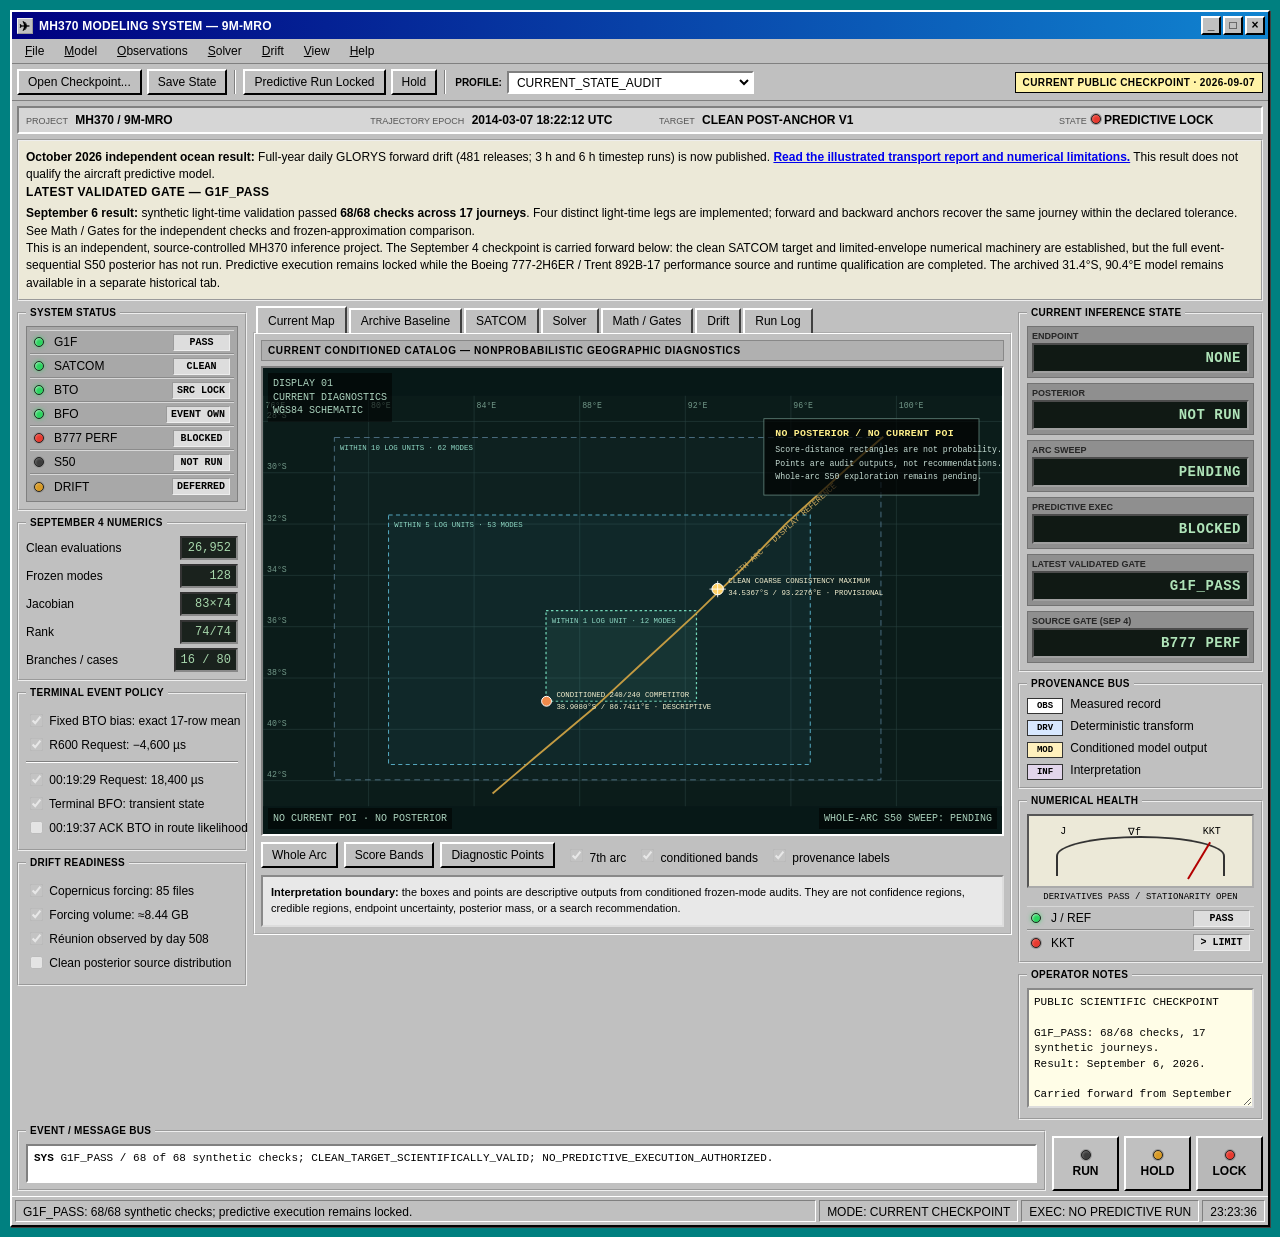
<file: index.html>
<!doctype html>
<html lang="en">
<head>
  <meta charset="utf-8">
  <meta name="viewport" content="width=device-width, initial-scale=1">
  <meta name="description" content="MH370 modeling project — current public technical checkpoint for SATCOM, trajectory inference, aircraft-performance qualification, and drift readiness.">
  <title>MH370 Modeling System</title>
  <link rel="stylesheet" href="styles.css">
  <link rel="stylesheet" href="current-state.css">
  <style>
    section[aria-label="MH370 Modeling System development notice"]{display:none!important}
  </style>
</head>
<body>
  <div class="desktop">
    <main class="window" aria-label="MH370 Modeling System">
      <header class="titlebar">
        <div class="titlebar-title"><span class="app-icon">✈</span> MH370 MODELING SYSTEM — 9M-MRO</div>
        <div class="window-controls" aria-hidden="true">
          <button tabindex="-1">_</button><button tabindex="-1">□</button><button tabindex="-1">×</button>
        </div>
      </header>

      <nav class="menubar" aria-label="Application menu">
        <button class="menu-button" data-menu="file">File</button>
        <button class="menu-button" data-menu="model">Model</button>
        <button class="menu-button" data-menu="observations">Observations</button>
        <button class="menu-button" data-menu="solver">Solver</button>
        <button class="menu-button" data-menu="drift">Drift</button>
        <button class="menu-button" data-menu="view">View</button>
        <button class="menu-button" data-menu="help">Help</button>
      </nav>

      <div id="menuPopup" class="menu-popup" hidden></div>

      <section class="toolbar" aria-label="Project controls">
        <button class="win-button">Open Checkpoint...</button>
        <button class="win-button">Save State</button>
        <span class="toolbar-separator"></span>
        <button class="win-button" id="runButton">Predictive Run Locked</button>
        <button class="win-button" id="haltButton">Hold</button>
        <span class="toolbar-separator"></span>
        <label class="toolbar-label">PROFILE:</label>
        <select class="win-select" aria-label="Model profile">
          <option>CURRENT_STATE_AUDIT</option>
          <option>S50_EVENT_SEQUENTIAL_PLANNED</option>
          <option>PHASE4C_NUMERICAL_ARCHIVE</option>
        </select>
        <div class="prototype-flag">CURRENT PUBLIC CHECKPOINT · 2026-09-07</div>
      </section>

      <section class="project-strip sunken">
        <div><span class="field-label">PROJECT</span><strong> MH370 / 9M-MRO</strong></div>
        <div><span class="field-label">TRAJECTORY EPOCH</span><strong> 2014-03-07 18:22:12 UTC</strong></div>
        <div><span class="field-label">TARGET</span><strong> CLEAN POST-ANCHOR V1</strong></div>
        <div><span class="field-label">STATE</span><span class="lamp red"></span><strong id="systemState"> PREDICTIVE LOCK</strong></div>
      </section>

      <section class="group-box overview-box" aria-label="Project overview">
        <p><b>October 2026 independent ocean result:</b> Full-year daily GLORYS forward drift (481 releases; 3 h and 6 h timestep runs) is now published. <a href="drift-results.html"><b>Read the illustrated transport report and numerical limitations.</b></a> This result does not qualify the aircraft predictive model.</p>
        <strong>LATEST VALIDATED GATE — G1F_PASS</strong>
        <p><b>September 6 result:</b> synthetic light-time validation passed <b>68/68 checks across 17 journeys</b>. Four distinct light-time legs are implemented; forward and backward anchors recover the same journey within the declared tolerance. See Math / Gates for the independent checks and frozen-approximation comparison.</p>
        <p>This is an independent, source-controlled MH370 inference project. The September 4 checkpoint is carried forward below: the clean SATCOM target and limited-envelope numerical machinery are established, but the full event-sequential S50 posterior has not run. Predictive execution remains locked while the Boeing 777-2H6ER / Trent 892B-17 performance source and runtime qualification are completed. The archived 31.4°S, 90.4°E model remains available in a separate historical tab.</p>
      </section>

      <div class="main-grid">
        <aside class="left-rack">
          <fieldset class="group-box">
            <legend>SYSTEM STATUS</legend>
            <div class="switchboard">
              <div class="switch-row"><span class="lamp green"></span><span>G1F</span><strong>PASS</strong></div>
              <div class="switch-row"><span class="lamp green"></span><span>SATCOM</span><strong>CLEAN</strong></div>
              <div class="switch-row"><span class="lamp green"></span><span>BTO</span><strong>SRC LOCK</strong></div>
              <div class="switch-row"><span class="lamp green"></span><span>BFO</span><strong>EVENT OWN</strong></div>
              <div class="switch-row"><span class="lamp red"></span><span>B777 PERF</span><strong>BLOCKED</strong></div>
              <div class="switch-row"><span class="lamp off"></span><span>S50</span><strong>NOT RUN</strong></div>
              <div class="switch-row"><span class="lamp amber"></span><span>DRIFT</span><strong>DEFERRED</strong></div>
            </div>
          </fieldset>

          <fieldset class="group-box">
            <legend>SEPTEMBER 4 NUMERICS</legend>
            <div class="meter-list">
              <div><span>Clean evaluations</span><output>26,952</output></div>
              <div><span>Frozen modes</span><output>128</output></div>
              <div><span>Jacobian</span><output>83×74</output></div>
              <div><span>Rank</span><output>74/74</output></div>
              <div><span>Branches / cases</span><output>16 / 80</output></div>
            </div>
          </fieldset>

          <fieldset class="group-box">
            <legend>TERMINAL EVENT POLICY</legend>
            <label class="check-line"><input type="checkbox" checked disabled> Fixed BTO bias: exact 17-row mean</label>
            <label class="check-line"><input type="checkbox" checked disabled> R600 Request: −4,600 µs</label>
            <hr class="etched">
            <label class="check-line"><input type="checkbox" checked disabled> 00:19:29 Request: 18,400 µs</label>
            <label class="check-line"><input type="checkbox" checked disabled> Terminal BFO: transient state</label>
            <label class="check-line"><input type="checkbox" disabled> 00:19:37 ACK BTO in route likelihood</label>
          </fieldset>

          <fieldset class="group-box">
            <legend>DRIFT READINESS</legend>
            <label class="check-line"><input type="checkbox" checked disabled> Copernicus forcing: 85 files</label>
            <label class="check-line"><input type="checkbox" checked disabled> Forcing volume: ≈8.44 GB</label>
            <label class="check-line"><input type="checkbox" checked disabled> Réunion observed by day 508</label>
            <label class="check-line"><input type="checkbox" disabled> Clean posterior source distribution</label>
          </fieldset>
        </aside>

        <section class="workspace">
          <div class="tabs" role="tablist">
            <button class="tab active" data-tab="map" role="tab">Current Map</button>
            <button class="tab" data-tab="satcom" role="tab">SATCOM</button>
            <button class="tab" data-tab="solver" role="tab">Solver</button>
            <button class="tab" data-tab="residuals" role="tab">Math / Gates</button>
            <button class="tab" data-tab="drift" role="tab">Drift</button>
            <button class="tab" data-tab="log" role="tab">Run Log</button>
          </div>

          <div class="tab-panel active" id="tab-map">
            <div class="panel-caption">CURRENT CONDITIONED CATALOG — NONPROBABILISTIC GEOGRAPHIC DIAGNOSTICS</div>
            <div class="map-screen sunken">
              <svg viewBox="0 0 900 500" role="img" aria-label="Current MH370 conditioned diagnostic map"></svg>
              <div class="map-overlay top-left">DISPLAY 01<br>CURRENT DIAGNOSTICS<br>WGS84 SCHEMATIC</div>
              <div class="map-overlay bottom-left">NO CURRENT POI · NO POSTERIOR</div>
              <div class="map-overlay bottom-right">WHOLE-ARC S50 SWEEP: PENDING</div>
            </div>
            <div class="map-controls">
              <button class="win-button" data-map-action="wide">Whole Arc</button>
              <button class="win-button" data-map-action="bands">Score Bands</button>
              <button class="win-button" data-map-action="points">Diagnostic Points</button>
              <label><input type="checkbox" checked disabled> 7th arc</label>
              <label><input type="checkbox" checked disabled> conditioned bands</label>
              <label><input type="checkbox" checked disabled> provenance labels</label>
            </div>
            <div class="annotation-box current-map-note"><b>Interpretation boundary:</b> the boxes and points are descriptive outputs from conditioned frozen-mode audits. They are not confidence regions, credible regions, endpoint uncertainty, posterior mass, or a search recommendation.</div>
          </div>

          <div class="tab-panel" id="tab-satcom">
            <div class="panel-caption">CLEAN SATCOM TARGET — OBSERVATION OWNERSHIP AND TERMINAL MESSAGE SEMANTICS</div>
            <div class="data-table-wrap sunken">
              <table class="data-table">
                <thead><tr><th>UTC / SCOPE</th><th>RECORD</th><th>NUMERIC POLICY</th><th>ACTIVE USE</th><th>CLASS</th></tr></thead>
                <tbody>
                  <tr><td>Pre-takeoff calibration</td><td>17 BTO bias rows</td><td>−8,426,548 / 17 = −495,679.29411764705 µs</td><td>Conditioned fixed bias</td><td>ESTABLISHED</td></tr>
                  <tr><td>16:42:32–17:07:19</td><td>Three pre-anchor BTO records; 17:07:19 BFO</td><td>No post-18:22 path ownership</td><td>Removed from clean post-anchor target</td><td>REPAIRED</td></tr>
                  <tr><td>18:25 Request</td><td>R600 BTO</td><td>17,120 − 4,600 = 12,520 µs</td><td>Message-specific Request treatment</td><td>SOURCE-LOCKED</td></tr>
                  <tr class="terminal-row"><td>00:19:29.416</td><td>R600 Log-on Request</td><td>23,000 − 4,600 = 18,400 µs; BFO 182 Hz</td><td>Terminal Request / transient-frequency state</td><td>ACTIVE</td></tr>
                  <tr class="terminal-row"><td>00:19:37.443</td><td>R1200 Log-on Acknowledge</td><td>Raw BTO 49,660 µs; BFO −2 Hz</td><td>ACK BTO excluded from ordinary route likelihood</td><td>TERMINAL</td></tr>
                </tbody>
              </table>
            </div>
            <div class="annotation-box"><b>Clean-target repair:</b> pre-anchor observations no longer inherit post-anchor trajectory parameters. The clean representative north-minus-south diagnostic is −179.8536203597335 log-target units, and post-anchor BTO agrees with the causal diagnostic to 2.3283064365386963×10<sup>−10</sup> log units.</div>
          </div>

          <div class="tab-panel" id="tab-solver">
            <div class="panel-caption">NUMERICAL CHECKPOINT AND S50 POSTERIOR ARCHITECTURE</div>
            <div class="annotation-box"><b>Latest validation: G1F_PASS.</b> 68/68 synthetic light-time checks passed. The numerical search results below are carried forward from September 4; G1F is not a new trajectory search.</div>
            <div class="current-dev-note"><b>LIMITED-ENVELOPE CHECKPOINT.</b> The 16 underlying branches and 80 continuation cases validated important numerical machinery. They are not 80 independent routes and they are not the full S50 posterior search.</div>
            <div class="solver-layout">
              <fieldset class="group-box"><legend>NEXT INFERENCE ENGINE</legend>
                <div class="form-grid">
                  <label>Method</label><input class="win-input" value="EVENT-SEQUENTIAL SMC" readonly>
                  <label>Assimilation</label><input class="win-input" value="BTO / BFO BY EVENT" readonly>
                  <label>Search</label><input class="win-input" value="WHOLE ARC → ADAPTIVE REFINE" readonly>
                  <label>Output</label><input class="win-input" value="WEIGHTED TRAJECTORY POSTERIOR" readonly>
                </div>
                <div class="button-row"><button class="win-button" disabled>Initialize</button><button class="win-button" disabled>Propagate</button><button class="win-button" disabled>Assimilate</button></div>
              </fieldset>
              <fieldset class="group-box"><legend>NUMERICAL STATUS</legend>
                <div class="digital-readouts">
                  <div><span>BRANCHES</span><output>16</output></div>
                  <div><span>CONTINUATION CASES</span><output>80</output></div>
                  <div><span>BEST HIST. KKT</span><output>6.08E−02</output></div>
                  <div><span>KKT ACCEPTANCE</span><output>≤1.00E−02</output></div>
                  <div><span>CONFIRMED STATIONARY</span><output>0</output></div>
                  <div><span>PREDICTIVE S50</span><output>NOT RUN</output></div>
                </div>
              </fieldset>
            </div>
            <div class="terminal sunken"><span>STATE</span> CLEAN SATCOM TARGET ................ VALID<br><span>STATE</span> PRE-ANCHOR OWNERSHIP ............... REPAIRED<br><span>NUM</span>&nbsp;&nbsp;JACOBIAN ........................... 83 × 74 / RANK 74<br><span>NUM</span>&nbsp;&nbsp;DERIVATIVE CHECKS ................... PASSED<br><span>NUM</span>&nbsp;&nbsp;STATIONARITY ........................ NOT CONFIRMED<br><span>SRC</span>&nbsp;&nbsp;BOEING EXACT-ROW LOOKUP ............. PASS / NONPREDICTIVE ONLY<br><span>SRC</span>&nbsp;&nbsp;AIRCRAFT PERFORMANCE MODEL .......... BLOCKED<br><span>RUN</span>&nbsp;&nbsp;DEPENDENCY ACQUISITION V4 ........... PREPARED / OUTCOME NOT RECORDED<br><span>RUN</span>&nbsp;&nbsp;PREDICTIVE EXECUTION ................ NOT AUTHORIZED<span class="cursor">_</span></div>
          </div>

          <div class="tab-panel" id="tab-residuals">
            <div class="panel-caption">MATHEMATICAL CONTRACTS / FAIL-CLOSED GATES</div>
            <div class="annotation-box"><b>G1F_PASS — synthetic light-time and frozen-approximation validation</b><p>Completed September 6, 2026: <b>68/68 checks passed across 17 synthetic journeys</b>. This qualifies the tested light-time implementation, not a real-flight trajectory posterior.</p></div>
            <div class="data-table-wrap sunken">
              <table class="data-table">
                <thead><tr><th>G1F CHECK</th><th>VALIDATED RESULT / SCOPE</th></tr></thead>
                <tbody>
                  <tr><td>Four light-time legs</td><td>Four distinct propagation legs implemented.</td></tr>
                  <tr><td>Anchor consistency</td><td>Forward and backward anchors recovered the same journey within the declared tolerance.</td></tr>
                  <tr><td>Independent validation</td><td>Analytic controls and independent Decimal-80 roots; 68/68 checks over 17 journeys.</td></tr>
                  <tr><td>Frozen approximations</td><td>Signed differences use SnapshotMoving − frozen, in µs. Across the finite fixtures, the largest-magnitude signed differences came from the synthetic stress case.</td></tr>
                  <tr><td>Interpretation</td><td>The stress-case comparison does not establish a real-flight timing correction or an endpoint shift. Aircraft-performance qualification and full S50 inference are separate gates.</td></tr>
                </tbody>
              </table>
            </div>
            <div class="annotation-box"><b>Evidence:</b> completed G1F checkpoint summary, run <code>20260906T195934Z_faee8e08</code>. The underlying GATE_RESULT.json is not included in this public repository; exact per-fixture differences and tolerances are not reproduced here. This website update did not rerun the validation. <a href="current/README.md">Checkpoint notes</a> · <a href="data/current-program-state.json">Structured checkpoint</a></div>
            <div class="math-grid">
              <fieldset class="group-box math-card"><legend>BTO RESIDUAL</legend><div class="formula">r<sub>BTO,k</sub> = BTO<sub>obs,k</sub> − BTO<sub>pred,k</sub></div><p>Observed-minus-predicted sign convention. Observation ownership is event-specific.</p></fieldset>
              <fieldset class="group-box math-card"><legend>FIXED BIAS</legend><div class="formula">b = −8,426,548 / 17<br>= −495,679.29411764705 µs</div><p>Conditioned terminal-specific calibration; not transferable to another terminal.</p></fieldset>
              <fieldset class="group-box math-card"><legend>R600 REQUEST</legend><div class="formula">BTO<sub>corr</sub> = BTO<sub>raw</sub> − 4,600 µs</div><p>Applied once to source-authorized Log-on Request records, never to the Acknowledge.</p></fieldset>
              <fieldset class="group-box math-card"><legend>SMC UPDATE</legend><div class="formula">w<sub>k</sub><sup>(i)</sup> ∝ w<sub>k−1</sub><sup>(i)</sup> · L<sub>BTO,k</sub> · L<sub>BFO,k</sub> · p/q</div><p>Guided proposals require the exact proposal-density correction.</p></fieldset>
              <fieldset class="group-box math-card"><legend>PARTICLE HEALTH</legend><div class="formula">ESS = 1 / Σ<sub>i</sub>(w<sub>i</sub><sup>2</sup>)</div><p>Ordinary ESS is supplemented by unique-ancestor and genealogical-ESS gates.</p></fieldset>
              <fieldset class="group-box math-card"><legend>JACOBIAN</legend><div class="formula">J ∈ ℝ<sup>83×74</sup>, rank(J)=74</div><p>Gradient relative check ≈5.020×10<sup>−6</sup>; Hessian-vector relative check ≈2.480×10<sup>−8</sup>.</p></fieldset>
              <fieldset class="group-box math-card"><legend>ENDPOINT BANDS</legend><div class="formula">Δℓ ∈ {1, 5, 10}</div><p>Score-distance bands are descriptive only. They are not normalized probability regions.</p></fieldset>
              <fieldset class="group-box math-card gate-card"><legend>ACTIVE HARD STOP</legend><div class="formula">NO_PREDICTIVE_EXECUTION_AUTHORIZED</div><p>No aircraft-performance source gate, no full S50 run.</p></fieldset>
            </div>
          </div>

          <div class="tab-panel" id="tab-drift">
            <div class="panel-caption">OCEAN-FORCING ASSET READY / INFERENCE COUPLING DEFERRED</div>
            <div class="annotation-box" style="background:#fffdf0;border-left:5px solid #aa7b1d;padding:11px;margin-bottom:12px" aria-label="Completed daily GLORYS forward-transport study">
              <b>NEW — 365-DAY HISTORICAL TRANSPORT STUDY · OCT 2026</b>
              <p>481 hypothetical surface releases were followed using daily GLORYS currents with fixed 1.2% wind slip. The 6 h / 3 h runs recorded 13 / 11 westward 80°E crossings versus 451 / 452 eastward 100°E crossings. South-then-westward excursions occurred, but rarely became westward transport.</p>
              <p><a href="drift-results.html"><b>OPEN COMPLETE OCEAN TRANSPORT REPORT, FIGURES AND RESULT TABLES →</b></a></p>
              <small>Independent circulation diagnostic only. No inferred crash site, search recommendation or aircraft-to-drift coupling.</small>
            </div>
            <div class="drift-layout">
              <fieldset class="group-box"><legend>FORCING ASSET</legend>
                <div class="digital-readouts"><div><span>NETCDF FILES</span><output>85</output></div><div><span>BYTES</span><output>≈8.44×10⁹</output></div><div><span>ARCHIVE PARTS</span><output>5</output></div><div><span>RÉUNION BOUND</span><output>≤508 d</output></div></div>
              </fieldset>
              <fieldset class="group-box"><legend>COUPLING STATUS</legend>
                <div class="pipeline-list"><span>Clean trajectory posterior</span><b>BLOCKED</b><span>Object-specific transport</span><b>DEFERRED</b><span>Beaching / detection model</span><b>DEFERRED</b><span>Search / bathymetry likelihood</span><b>DEFERRED</b></div>
              </fieldset>
            </div>
            <div class="empty-instrument drift-screen sunken"><div class="big-label">DRIFT SUBSYSTEM</div><div class="sevenseg">DATA READY / SEED PENDING</div><p>The forcing archive is available, but no current origin ranking is authorized until a clean physical trajectory posterior exists. Historical drift shortlists remain archival.</p></div>
          </div>

          <div class="tab-panel" id="tab-log">
            <div class="panel-caption">CURRENT PUBLIC CHECKPOINT LOG</div>
            <div class="terminal tall sunken" id="runLog">CHECKPOINT DATE ...................... 2026-09-07<br>G1F RESULT DATE ...................... 2026-09-06<br>G1F SYNTHETIC LIGHT-TIME .............. PASS / 68 OF 68 CHECKS<br>SYNTHETIC JOURNEYS ................... 17 / FOUR LIGHT-TIME LEGS<br>INDEPENDENT CONTROLS ................. ANALYTIC + DECIMAL-80 ROOTS<br>EARLIER STATE BELOW .................. CARRIED FORWARD FROM 2026-09-04<br>CLEAN POST-ANCHOR TARGET ............. VALID<br>PRE-ANCHOR BTO/BFO OWNERSHIP ......... REPAIRED<br>CLEAN COARSE EVALUATIONS ............. 26,952 FINITE<br>FROZEN CONDITIONED MODE CATALOG ...... 128 MODES<br>PHASE 4C NUMERICAL SHAKEOUT .......... 16 BRANCHES / 80 CASES<br>CONFIRMED STATIONARY SOLUTIONS ....... 0<br>S50 EVENT-SEQUENTIAL POSTERIOR ........ NOT RUN<br>BOEING EXACT SOURCE-ROW LOOKUP ........ PASS / NONPREDICTIVE<br>B777 / TRENT PHYSICAL SOURCE .......... BLOCKED<br>DEPENDENCY ACQUISITION V4 ............. PREPARED / RESULT PENDING<br>OCEAN FORCING ......................... 85 FILES / ≈8.44 GB<br>DRIFT COUPLING ........................ DEFERRED<br>PREDICTIVE EXECUTION .................. LOCKED<br><br>C:\MH370\CURRENT_STATE&gt;<span class="cursor">_</span></div>
          </div>
        </section>

        <aside class="right-rack">
          <fieldset class="group-box">
            <legend>CURRENT INFERENCE STATE</legend>
            <div class="digital-readouts large">
              <div><span>ENDPOINT</span><output>NONE</output></div>
              <div><span>POSTERIOR</span><output>NOT RUN</output></div>
              <div><span>ARC SWEEP</span><output>PENDING</output></div>
              <div><span>PREDICTIVE EXEC</span><output>BLOCKED</output></div>
              <div><span>LATEST VALIDATED GATE</span><output>G1F_PASS</output></div>
              <div><span>SOURCE GATE (SEP 4)</span><output>B777 PERF</output></div>
            </div>
          </fieldset>

          <fieldset class="group-box">
            <legend>PROVENANCE BUS</legend>
            <div class="provenance-key">
              <div><span class="tag observed">OBS</span> Measured record</div>
              <div><span class="tag derived">DRV</span> Deterministic transform</div>
              <div><span class="tag modeled">MOD</span> Conditioned model output</div>
              <div><span class="tag inferred">INF</span> Interpretation</div>
            </div>
          </fieldset>

          <fieldset class="group-box">
            <legend>NUMERICAL HEALTH</legend>
            <div class="needle-meter"><div class="scale"><span>J</span><span>∇f</span><span>KKT</span></div><div class="needle current-needle"></div></div>
            <div class="meter-caption">DERIVATIVES PASS / STATIONARITY OPEN</div>
            <div class="switch-row"><span class="lamp green"></span><span>J / REF</span><strong>PASS</strong></div>
            <div class="switch-row"><span class="lamp red"></span><span>KKT</span><strong>&gt; LIMIT</strong></div>
          </fieldset>

          <fieldset class="group-box">
            <legend>OPERATOR NOTES</legend>
            <textarea class="notes" spellcheck="false" readonly>PUBLIC SCIENTIFIC CHECKPOINT

G1F_PASS: 68/68 checks, 17 synthetic journeys.
Result: September 6, 2026.

Carried forward from September 4:
Clean SATCOM target: valid.
Limited numerical machinery: validated.
Full posterior: not run.
Aircraft-performance source: blocked.
Drift coupling: deferred.

No current endpoint is claimed.</textarea>
          </fieldset>
        </aside>
      </div>

      <section class="lower-console">
        <fieldset class="group-box event-log-box">
          <legend>EVENT / MESSAGE BUS</legend>
          <div class="event-log sunken" id="eventLog"><span>SYS</span> Current public checkpoint initialized. Predictive execution remains locked.</div>
        </fieldset>
        <div class="hardware-buttons">
          <button class="square-button"><span class="lamp off"></span>RUN</button>
          <button class="square-button"><span class="lamp amber"></span>HOLD</button>
          <button class="square-button danger"><span class="lamp red"></span>LOCK</button>
        </div>
      </section>

      <footer class="statusbar">
        <div class="status-cell flex" id="statusText">G1F_PASS: 68/68 synthetic checks; predictive execution remains locked.</div>
        <div class="status-cell">MODE: CURRENT CHECKPOINT</div>
        <div class="status-cell">EXEC: NO PREDICTIVE RUN</div>
        <div class="status-cell" id="clock">--:--:--</div>
      </footer>
    </main>
  </div>
  <script src="app.js"></script>
</body>
</html>
</file>
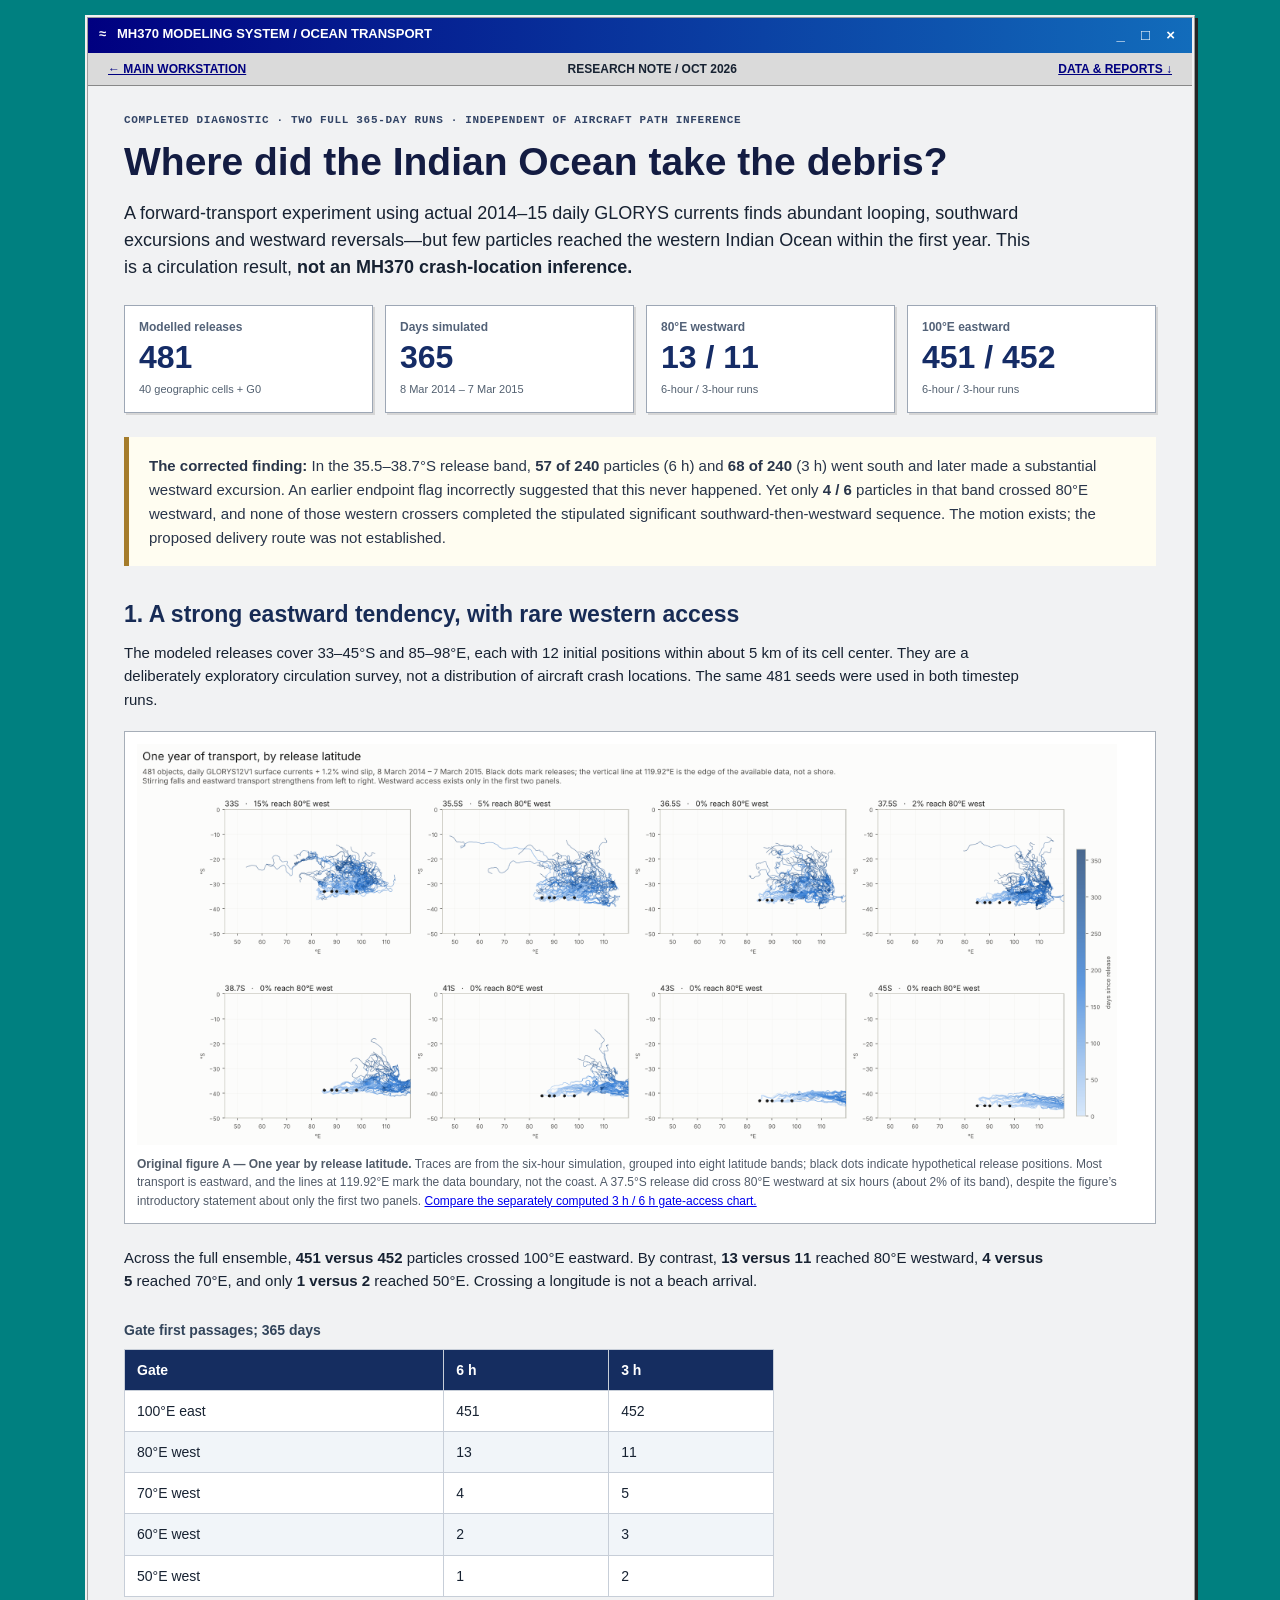
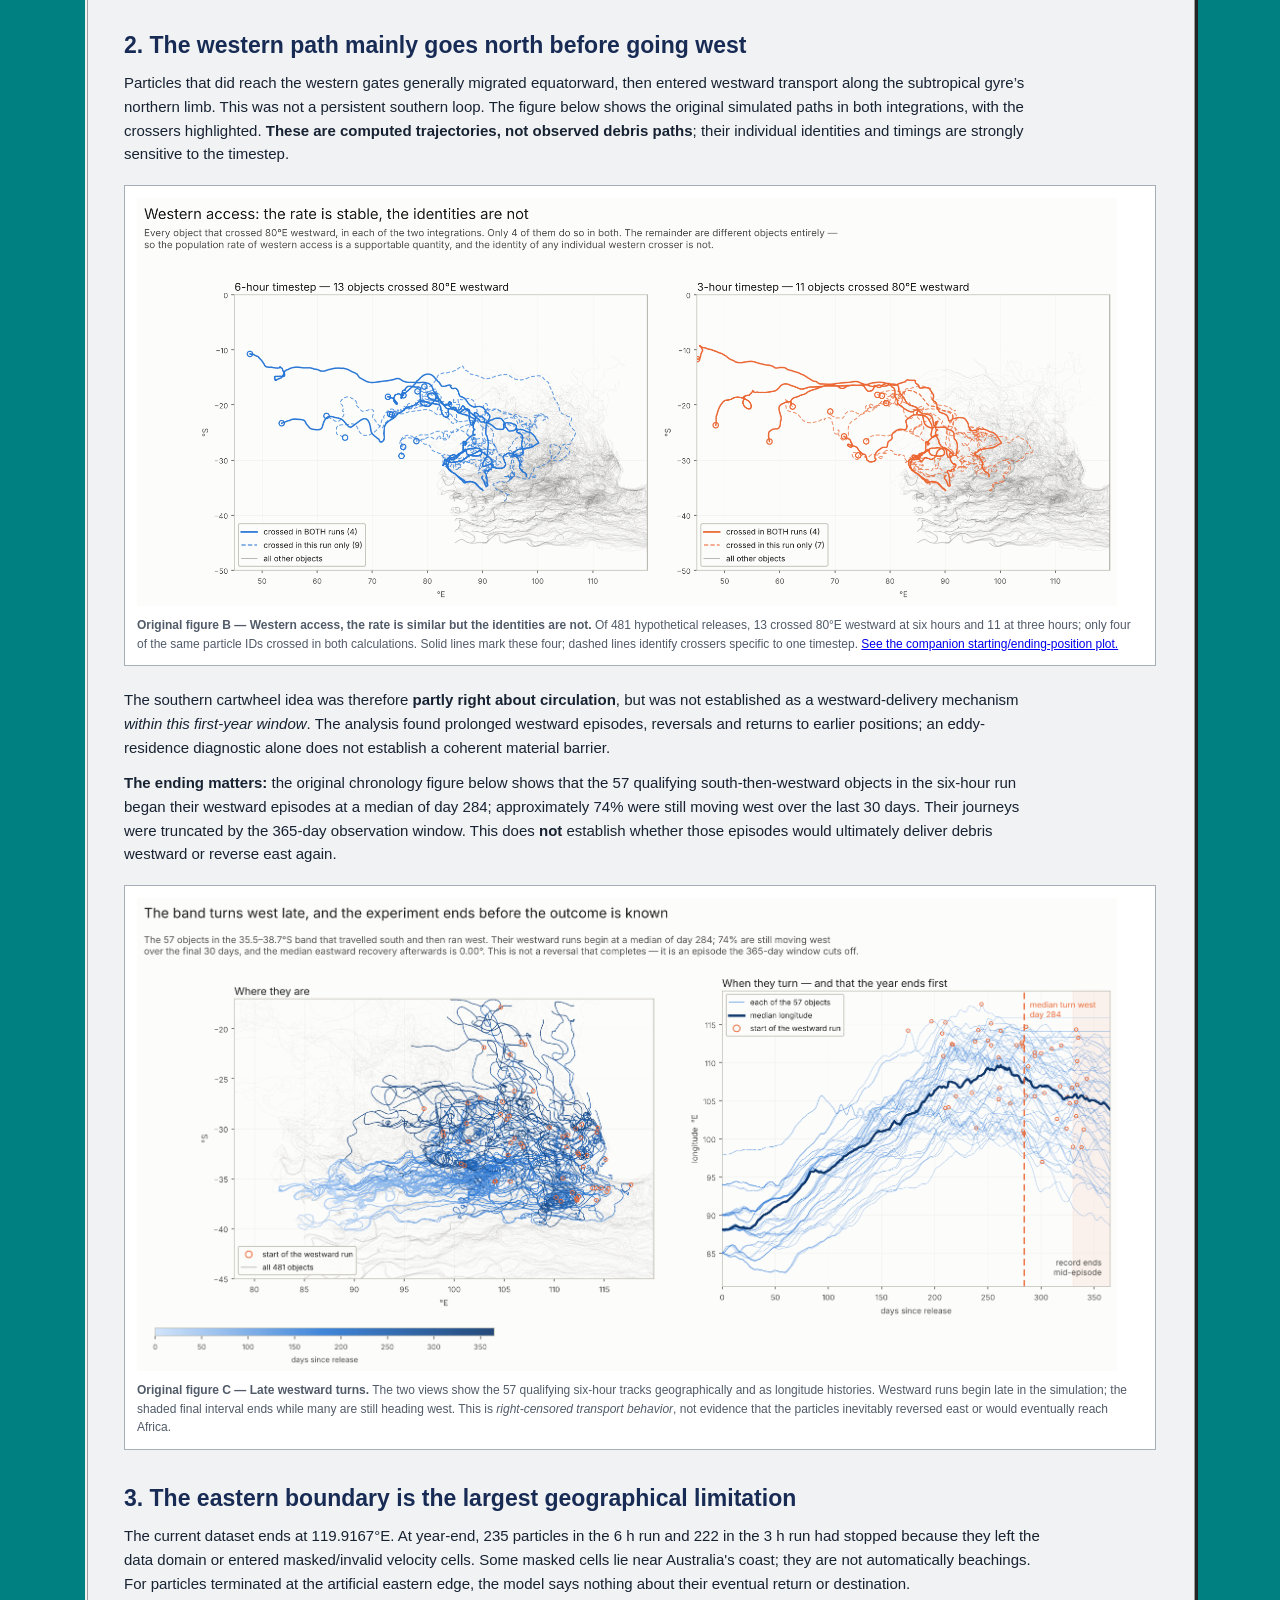
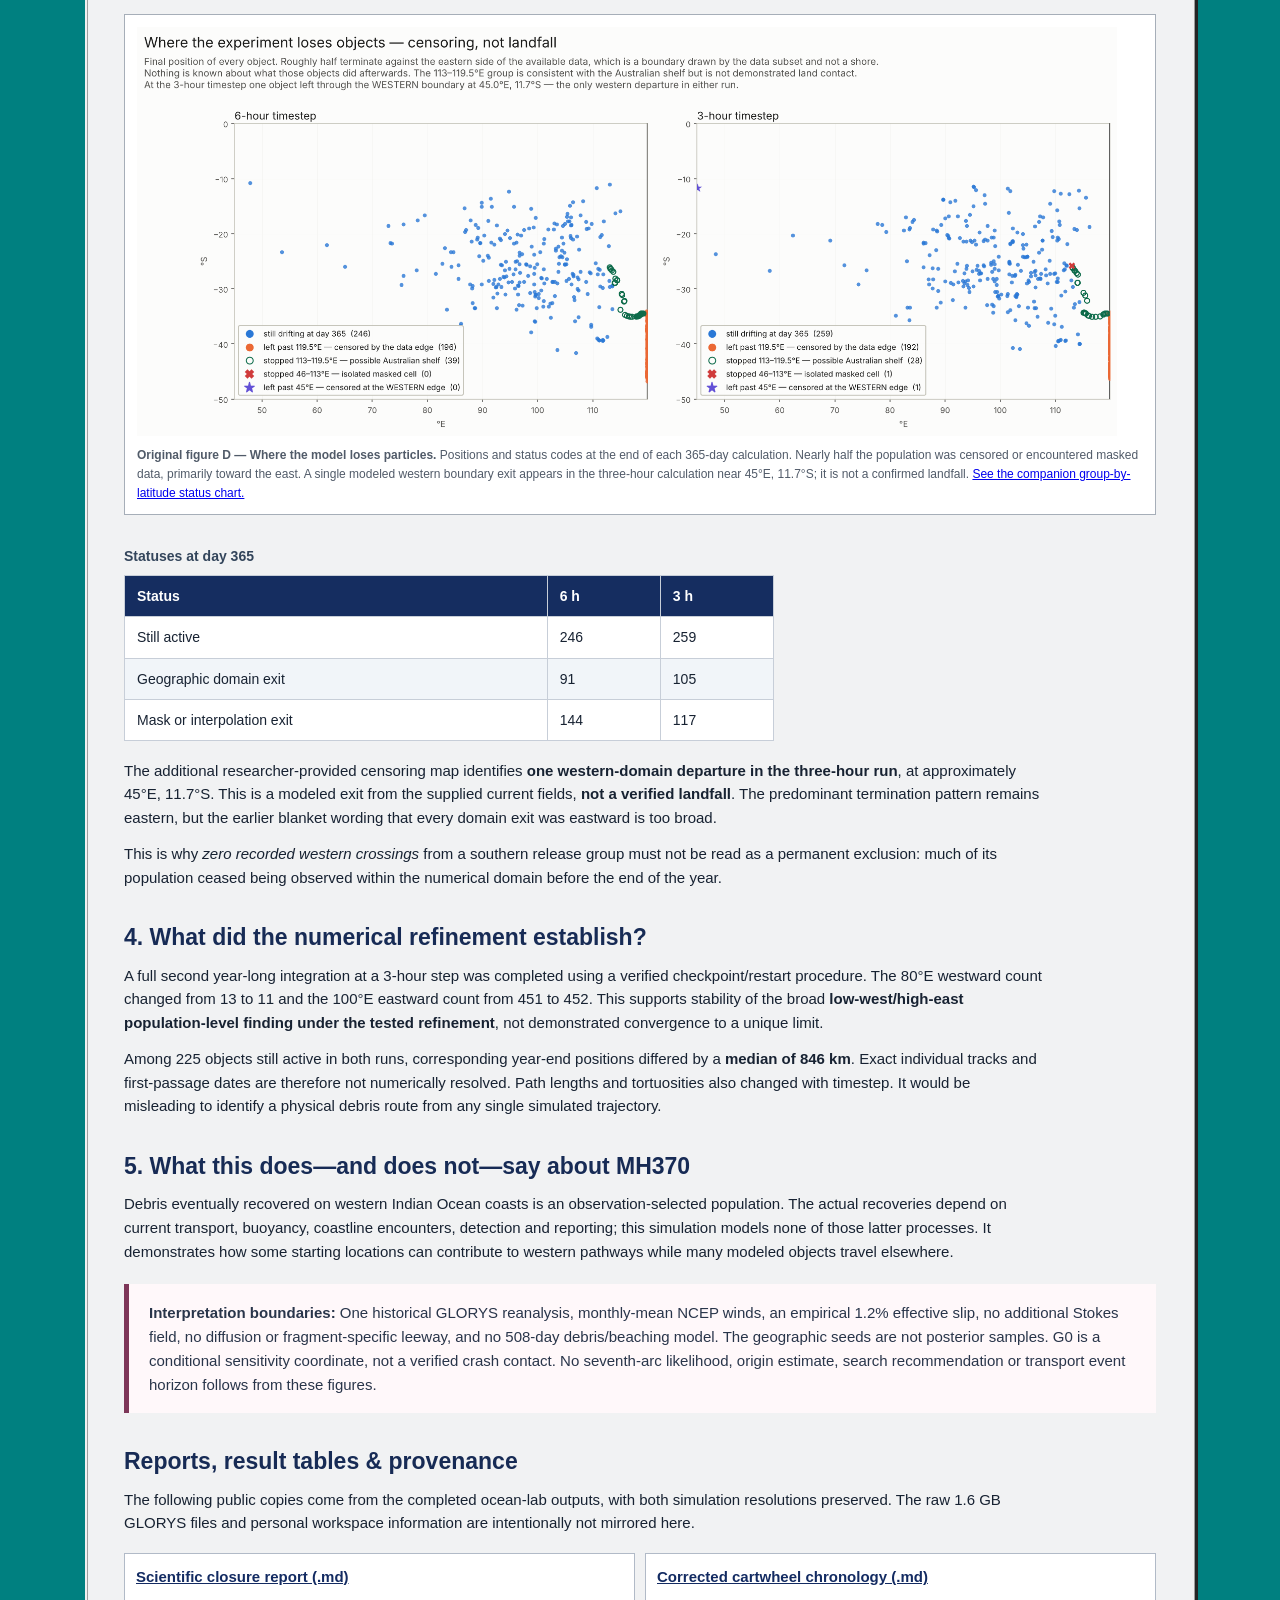
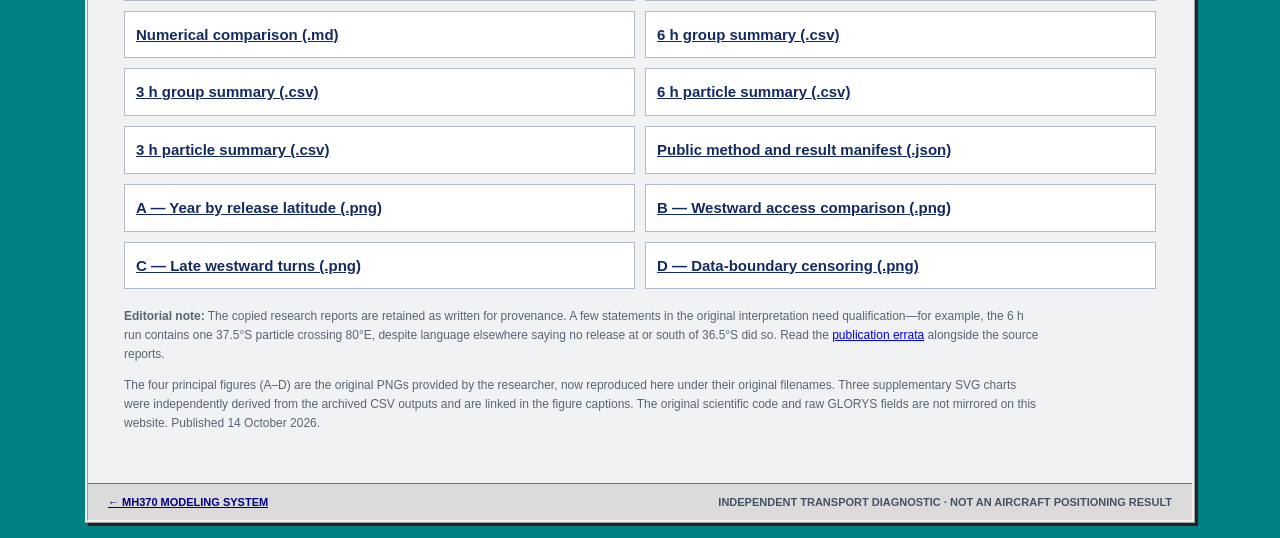
<file: drift-results.html>
<!doctype html>
<html lang="en"><head><meta charset="utf-8"><meta name="viewport" content="width=device-width, initial-scale=1"><meta name="description" content="MH370 Ocean Transport Lab: one-year daily GLORYS12V1 forward-drift simulation of 481 hypothetical releases; independent circulation survey, not a crash location."><title>2014–15 Daily Ocean Transport | MH370 Modeling System</title><link rel="stylesheet" href="drift-report.css"></head>
<body><main class="shell"><header class="titlebar"><span>≈ &nbsp; MH370 MODELING SYSTEM / OCEAN TRANSPORT</span><span class="win-controls" aria-hidden="true">_ □ ×</span></header>
<nav class="topbar"><a href="index.html">← MAIN WORKSTATION</a><span>RESEARCH NOTE / OCT 2026</span><a href="#downloads">DATA &amp; REPORTS ↓</a></nav>
<div class="content">
<div class="strap">COMPLETED DIAGNOSTIC · TWO FULL 365-DAY RUNS · INDEPENDENT OF AIRCRAFT PATH INFERENCE</div>
<h1>Where did the Indian Ocean take the debris?</h1>
<p class="intro">A forward-transport experiment using actual 2014–15 daily GLORYS currents finds abundant looping, southward excursions and westward reversals—but few particles reached the western Indian Ocean within the first year. This is a circulation result, <strong>not an MH370 crash-location inference.</strong></p>
<div class="stats"><div><span>Modelled releases</span><b>481</b><small>40 geographic cells + G0</small></div><div><span>Days simulated</span><b>365</b><small>8 Mar 2014 – 7 Mar 2015</small></div><div><span>80°E westward</span><b>13 / 11</b><small>6-hour / 3-hour runs</small></div><div><span>100°E eastward</span><b>451 / 452</b><small>6-hour / 3-hour runs</small></div></div>
<section class="notice"><strong>The corrected finding:</strong> In the 35.5–38.7°S release band, <strong>57 of 240</strong> particles (6 h) and <strong>68 of 240</strong> (3 h) went south and later made a substantial westward excursion. An earlier endpoint flag incorrectly suggested that this never happened. Yet only <strong>4 / 6</strong> particles in that band crossed 80°E westward, and none of those western crossers completed the stipulated significant southward-then-westward sequence. The motion exists; the proposed delivery route was not established.</section>
<section><h2>1. A strong eastward tendency, with rare western access</h2>
<p>The modeled releases cover 33–45°S and 85–98°E, each with 12 initial positions within about 5 km of its cell center. They are a deliberately exploratory circulation survey, not a distribution of aircraft crash locations. The same 481 seeds were used in both timestep runs.</p>
<figure><a href="A_year_by_release_latitude.png"><img src="A_year_by_release_latitude.png" alt="Original eight-panel chart tracing one year of modeled GLORYS surface transport separately for each initial release latitude between 33 and 45 degrees south" loading="lazy" decoding="async"></a><figcaption><strong>Original figure A — One year by release latitude.</strong> Traces are from the six-hour simulation, grouped into eight latitude bands; black dots indicate hypothetical release positions. Most transport is eastward, and the lines at 119.92°E mark the data boundary, not the coast. A 37.5°S release did cross 80°E westward at six hours (about 2% of its band), despite the figure’s introductory statement about only the first two panels. <a href="research/daily-glorys-2014/figures/gate_access.svg">Compare the separately computed 3 h / 6 h gate-access chart.</a></figcaption></figure>
<p>Across the full ensemble, <strong>451 versus 452</strong> particles crossed 100°E eastward. By contrast, <strong>13 versus 11</strong> reached 80°E westward, <strong>4 versus 5</strong> reached 70°E, and only <strong>1 versus 2</strong> reached 50°E. Crossing a longitude is not a beach arrival.</p>
<div class="tablewrap"><table><caption>Gate first passages; 365 days</caption><thead><tr><th>Gate</th><th>6 h</th><th>3 h</th></tr></thead><tbody>
<tr><td>100°E east</td><td>451</td><td>452</td></tr><tr><td>80°E west</td><td>13</td><td>11</td></tr><tr><td>70°E west</td><td>4</td><td>5</td></tr><tr><td>60°E west</td><td>2</td><td>3</td></tr><tr><td>50°E west</td><td>1</td><td>2</td></tr></tbody></table></div></section>
<section><h2>2. The western path mainly goes north before going west</h2>
<p>Particles that did reach the western gates generally migrated equatorward, then entered westward transport along the subtropical gyre’s northern limb. This was not a persistent southern loop. The figure below shows the original simulated paths in both integrations, with the crossers highlighted. <strong>These are computed trajectories, not observed debris paths</strong>; their individual identities and timings are strongly sensitive to the timestep.</p>
<figure><a href="B_western_access_6h_vs_3h.png"><img src="B_western_access_6h_vs_3h.png" alt="Original two-panel comparison of simulated western crossing trajectories at six-hour and three-hour resolution, with the four shared crossing particle IDs shown as solid traces" loading="lazy" decoding="async"></a><figcaption><strong>Original figure B — Western access, the rate is similar but the identities are not.</strong> Of 481 hypothetical releases, 13 crossed 80°E westward at six hours and 11 at three hours; only four of the same particle IDs crossed in both calculations. Solid lines mark these four; dashed lines identify crossers specific to one timestep. <a href="research/daily-glorys-2014/figures/western_endpoint_scatter.svg">See the companion starting/ending-position plot.</a></figcaption></figure>
<p>The southern cartwheel idea was therefore <strong>partly right about circulation</strong>, but was not established as a westward-delivery mechanism <em>within this first-year window</em>. The analysis found prolonged westward episodes, reversals and returns to earlier positions; an eddy-residence diagnostic alone does not establish a coherent material barrier.</p><p><strong>The ending matters:</strong> the original chronology figure below shows that the 57 qualifying south-then-westward objects in the six-hour run began their westward episodes at a median of day 284; approximately 74% were still moving west over the last 30 days. Their journeys were truncated by the 365-day observation window. This does <strong>not</strong> establish whether those episodes would ultimately deliver debris westward or reverse east again.</p><figure><a href="C_late_westward_turn.png"><img src="C_late_westward_turn.png" alt="Original trajectory and longitude versus time panels for 57 south-then-westward objects, with the median westward-turn day 284 marked on the time series" loading="lazy" decoding="async"></a><figcaption><strong>Original figure C — Late westward turns.</strong> The two views show the 57 qualifying six-hour tracks geographically and as longitude histories. Westward runs begin late in the simulation; the shaded final interval ends while many are still heading west. This is <em>right-censored transport behavior</em>, not evidence that the particles inevitably reversed east or would eventually reach Africa.</figcaption></figure></section>
<section><h2>3. The eastern boundary is the largest geographical limitation</h2>
<p>The current dataset ends at 119.9167°E. At year-end, 235 particles in the 6 h run and 222 in the 3 h run had stopped because they left the data domain or entered masked/invalid velocity cells. Some masked cells lie near Australia's coast; they are not automatically beachings. For particles terminated at the artificial eastern edge, the model says nothing about their eventual return or destination.</p>
<figure><a href="D_censoring.png"><img src="D_censoring.png" alt="Original two-panel position plot for all particles at termination or year-end showing active drifters, eastern data-boundary censoring, possible Australian shelf mask encounters, isolated masked cells, and one western boundary exit" loading="lazy" decoding="async"></a><figcaption><strong>Original figure D — Where the model loses particles.</strong> Positions and status codes at the end of each 365-day calculation. Nearly half the population was censored or encountered masked data, primarily toward the east. A single modeled western boundary exit appears in the three-hour calculation near 45°E, 11.7°S; it is not a confirmed landfall. <a href="research/daily-glorys-2014/figures/censoring_by_latitude.svg">See the companion group-by-latitude status chart.</a></figcaption></figure>
<div class="tablewrap"><table><caption>Statuses at day 365</caption><thead><tr><th>Status</th><th>6 h</th><th>3 h</th></tr></thead><tbody><tr><td>Still active</td><td>246</td><td>259</td></tr><tr><td>Geographic domain exit</td><td>91</td><td>105</td></tr><tr><td>Mask or interpolation exit</td><td>144</td><td>117</td></tr></tbody></table></div>
<p>The additional researcher-provided censoring map identifies <strong>one western-domain departure in the three-hour run</strong>, at approximately 45°E, 11.7°S. This is a modeled exit from the supplied current fields, <strong>not a verified landfall</strong>. The predominant termination pattern remains eastern, but the earlier blanket wording that every domain exit was eastward is too broad.</p><p>This is why <em>zero recorded western crossings</em> from a southern release group must not be read as a permanent exclusion: much of its population ceased being observed within the numerical domain before the end of the year.</p></section>
<section><h2>4. What did the numerical refinement establish?</h2>
<p>A full second year-long integration at a 3-hour step was completed using a verified checkpoint/restart procedure. The 80°E westward count changed from 13 to 11 and the 100°E eastward count from 451 to 452. This supports stability of the broad <strong>low-west/high-east population-level finding under the tested refinement</strong>, not demonstrated convergence to a unique limit.</p>
<p>Among 225 objects still active in both runs, corresponding year-end positions differed by a <strong>median of 846 km</strong>. Exact individual tracks and first-passage dates are therefore not numerically resolved. Path lengths and tortuosities also changed with timestep. It would be misleading to identify a physical debris route from any single simulated trajectory.</p></section>
<section><h2>5. What this does—and does not—say about MH370</h2>
<p>Debris eventually recovered on western Indian Ocean coasts is an observation-selected population. The actual recoveries depend on current transport, buoyancy, coastline encounters, detection and reporting; this simulation models none of those latter processes. It demonstrates how some starting locations can contribute to western pathways while many modeled objects travel elsewhere.</p>
<div class="notice caution"><strong>Interpretation boundaries:</strong> One historical GLORYS reanalysis, monthly-mean NCEP winds, an empirical 1.2% effective slip, no additional Stokes field, no diffusion or fragment-specific leeway, and no 508-day debris/beaching model. The geographic seeds are not posterior samples. G0 is a conditional sensitivity coordinate, not a verified crash contact. No seventh-arc likelihood, origin estimate, search recommendation or transport event horizon follows from these figures.</div></section>
<section id="downloads"><h2>Reports, result tables &amp; provenance</h2>
<p>The following public copies come from the completed ocean-lab outputs, with both simulation resolutions preserved. The raw 1.6 GB GLORYS files and personal workspace information are intentionally not mirrored here.</p>
<div class="downloads"><a href="research/daily-glorys-2014/CLOSURE_INTERPRETATION.md">Scientific closure report (.md)</a><a href="research/daily-glorys-2014/CARTWHEEL_CHRONOLOGY.md">Corrected cartwheel chronology (.md)</a><a href="research/daily-glorys-2014/FULL_YEAR_NUMERICAL_COMPARISON.md">Numerical comparison (.md)</a><a href="research/daily-glorys-2014/group_summary_6h.csv">6 h group summary (.csv)</a><a href="research/daily-glorys-2014/group_summary_3h.csv">3 h group summary (.csv)</a><a href="research/daily-glorys-2014/particle_summary_6h.csv">6 h particle summary (.csv)</a><a href="research/daily-glorys-2014/particle_summary_3h.csv">3 h particle summary (.csv)</a><a href="research/daily-glorys-2014/summary.json">Public method and result manifest (.json)</a><a href="A_year_by_release_latitude.png">A — Year by release latitude (.png)</a><a href="B_western_access_6h_vs_3h.png">B — Westward access comparison (.png)</a><a href="C_late_westward_turn.png">C — Late westward turns (.png)</a><a href="D_censoring.png">D — Data-boundary censoring (.png)</a></div>
<p class="small"><strong>Editorial note:</strong> The copied research reports are retained as written for provenance. A few statements in the original interpretation need qualification—for example, the 6 h run contains one 37.5°S particle crossing 80°E, despite language elsewhere saying no release at or south of 36.5°S did so. Read the <a href="research/daily-glorys-2014/EDITORIAL_ERRATA.md">publication errata</a> alongside the source reports.</p>
<p class="small">The four principal figures (A–D) are the original PNGs provided by the researcher, now reproduced here under their original filenames. Three supplementary SVG charts were independently derived from the archived CSV outputs and are linked in the figure captions. The original scientific code and raw GLORYS fields are not mirrored on this website. Published 14 October 2026.</p></section>
</div><footer class="footer"><a href="index.html">← MH370 MODELING SYSTEM</a><span>INDEPENDENT TRANSPORT DIAGNOSTIC · NOT AN AIRCRAFT POSITIONING RESULT</span></footer></main></body></html>
</file>
<file: styles.css>
:root{
  --win-gray:#c0c0c0;--win-light:#fff;--win-mid:#dfdfdf;--win-dark:#808080;--win-black:#000;
  --title:#000080;--desktop:#008080;--panel:#bdbdbd;--screen:#0a1714;--screen-text:#9fd6a8;
  --amber:#d89a24;--green:#2bd45f;--red:#e83a2f;--blue:#1a4dff;
}
*{box-sizing:border-box}
html,body{margin:0;min-height:100%;background:var(--desktop);font-family:"MS Sans Serif",Tahoma,Arial,sans-serif;font-size:12px;color:#000}
button,input,select,textarea{font:inherit;color:#000}
button{border-radius:0}
.desktop{min-height:100vh;padding:10px;background:var(--desktop)}
.window{position:relative;min-width:1040px;max-width:1600px;margin:0 auto;background:var(--win-gray);border-top:2px solid #fff;border-left:2px solid #fff;border-right:2px solid #000;border-bottom:2px solid #000;box-shadow:1px 1px 0 #404040}
.titlebar{height:27px;display:flex;align-items:center;justify-content:space-between;padding:2px 3px 2px 5px;background:linear-gradient(90deg,#000080,#1084d0);color:white;font-weight:700;letter-spacing:.2px}
.titlebar-title{display:flex;align-items:center;gap:6px}.app-icon{font-size:13px;width:16px;height:16px;display:inline-grid;place-items:center;background:#c0c0c0;color:#000;border:1px outset #eee}
.window-controls{display:flex;gap:2px}.window-controls button{width:20px;height:19px;line-height:13px;padding:0;background:#c0c0c0;border-top:2px solid #fff;border-left:2px solid #fff;border-right:2px solid #000;border-bottom:2px solid #000;font-weight:700}
.menubar{height:25px;padding:2px 4px;display:flex;align-items:center;gap:2px;border-bottom:1px solid #808080}
.menu-button{background:transparent;border:1px solid transparent;padding:2px 8px;text-align:left}.menu-button:hover,.menu-button:focus{border:1px dotted #000;outline:none}.menu-button::first-letter{text-decoration:underline}
.menu-popup{position:absolute;z-index:30;top:53px;left:6px;min-width:180px;background:#c0c0c0;border-top:2px solid #fff;border-left:2px solid #fff;border-right:2px solid #000;border-bottom:2px solid #000;padding:3px;box-shadow:2px 2px 0 rgba(0,0,0,.4)}
.menu-popup button{display:block;width:100%;padding:5px 22px 5px 8px;text-align:left;background:transparent;border:0}.menu-popup button:hover{background:#000080;color:#fff}
.toolbar{display:flex;align-items:center;gap:5px;padding:5px;border-bottom:1px solid #808080;min-height:36px}.toolbar-separator{width:2px;height:24px;border-left:1px solid #808080;border-right:1px solid #fff;margin:0 2px}.toolbar-label{font-size:10px;font-weight:700;margin-left:2px}.prototype-flag{margin-left:auto;padding:4px 7px;border:1px solid #000;background:#fff3a6;font-weight:700;font-size:10px;letter-spacing:.4px}
.win-button,.square-button{background:#c0c0c0;border-top:2px solid #fff;border-left:2px solid #fff;border-right:2px solid #000;border-bottom:2px solid #000;padding:4px 9px;min-height:24px}.win-button:active,.square-button:active{border-top:2px solid #000;border-left:2px solid #000;border-right:2px solid #fff;border-bottom:2px solid #fff;padding:5px 8px 3px 10px}.win-button:focus,.square-button:focus{outline:1px dotted #000;outline-offset:-4px}
.win-select,.win-input{height:23px;background:#fff;border-top:2px solid #808080;border-left:2px solid #808080;border-right:2px solid #fff;border-bottom:2px solid #fff;padding:2px 4px}.win-select{min-width:205px}
.sunken{border-top:2px solid #808080;border-left:2px solid #808080;border-right:2px solid #fff;border-bottom:2px solid #fff}
.project-strip{margin:5px;padding:5px 7px;display:grid;grid-template-columns:1.2fr 1fr 1.4fr .7fr;gap:10px;background:#d6d6d6}.field-label{font-size:9px;color:#555;margin-right:4px}
.main-grid{display:grid;grid-template-columns:230px minmax(580px,1fr) 245px;gap:6px;padding:0 5px 5px}.left-rack,.right-rack{display:flex;flex-direction:column;gap:6px}
.group-box{min-width:0;margin:0;border:2px groove #eee;padding:8px 7px 7px;background:#c0c0c0}legend{padding:0 4px;font-weight:700;font-size:10px;letter-spacing:.3px}
.switchboard{background:#a8a8a8;border:1px solid #808080;padding:3px}.switch-row{display:grid;grid-template-columns:15px 1fr auto;align-items:center;gap:5px;min-height:24px;padding:2px 4px;border-bottom:1px solid #8b8b8b;border-top:1px solid #d8d8d8}.switch-row:last-child{border-bottom:0}.switch-row strong{font-family:"Courier New",monospace;font-size:10px;background:#ddd;border:1px inset #eee;padding:2px 4px;min-width:57px;text-align:center}
.lamp{display:inline-block;width:10px;height:10px;border-radius:50%;background:#555;border:1px solid #222;box-shadow:inset 1px 1px 2px rgba(255,255,255,.25),0 0 0 1px #999}.lamp.green{background:var(--green);box-shadow:inset 1px 1px 2px rgba(255,255,255,.5),0 0 4px rgba(43,212,95,.7)}.lamp.amber{background:var(--amber)}.lamp.red{background:var(--red)}.lamp.off{background:#3c3c3c}
.meter-list{display:grid;gap:4px}.meter-list>div{display:grid;grid-template-columns:1fr auto;align-items:center}.meter-list output{font-family:"Courier New",monospace;background:#1a221d;color:#a7d7ac;border:2px inset #888;padding:3px 5px;min-width:58px;text-align:right}
.check-line{display:block;margin:5px 0;white-space:nowrap}.check-line input{vertical-align:-2px}.etched{border:0;border-top:1px solid #808080;border-bottom:1px solid #fff;margin:7px 0}
.workspace{min-width:0}.tabs{height:25px;display:flex;align-items:flex-end;padding-left:3px}.tab{position:relative;top:1px;background:#c0c0c0;border-top:2px solid #fff;border-left:2px solid #fff;border-right:2px solid #404040;border-bottom:0;padding:4px 10px 5px;margin-right:2px}.tab.active{z-index:2;padding-top:6px;background:#c0c0c0}.tab:focus{outline:1px dotted #000;outline-offset:-4px}
.tab-panel{display:none;min-height:568px;border:2px groove #fff;padding:6px;background:#c0c0c0}.tab-panel.active{display:block}.panel-caption{font-weight:700;font-size:10px;letter-spacing:.6px;margin-bottom:5px;background:#b0b0b0;padding:4px 6px;border:1px solid #888}
.map-screen{position:relative;height:470px;background:#071817;overflow:hidden}.map-screen svg{display:block;width:100%;height:100%}.ocean{fill:#0b1c1a}.grid-line{stroke:#29423f;stroke-width:.7}.land{fill:#68746c;stroke:#9ca79e;stroke-width:1.4}.land.island{fill:#59675f}.map-label{fill:#c3d1c8;font:13px "Courier New",monospace;letter-spacing:2px}.map-label.dim{fill:#54736a;font-size:18px}.arc{fill:none;stroke-width:2}.arc-muted{stroke:#6f7f77;stroke-dasharray:7 5}.arc-bright{stroke:#c39b42;stroke-width:2.2}.track{fill:none;stroke:#7ec5a2;stroke-width:2.5}.fix{fill:#e5e5e5;stroke:#000}.fix-label,.candidate-label,.range-label{fill:#d9e4dc;font:10px "Courier New",monospace}.candidate{fill:#ffb13b;stroke:#fff;stroke-width:1.3}.candidate-label{fill:#ffd28a}.range-line{stroke:#846b42;stroke-dasharray:3 4}.range-label{fill:#a88f68}.crosshair{stroke:#fff;stroke-width:1}
.map-overlay{position:absolute;font:10px/1.35 "Courier New",monospace;color:#aad1bc;background:rgba(0,0,0,.55);padding:4px 5px}.top-left{top:5px;left:5px}.bottom-left{bottom:5px;left:5px}.bottom-right{bottom:5px;right:5px}.map-controls{display:flex;align-items:center;gap:6px;padding-top:6px}.map-controls label{margin-left:5px}
.data-table-wrap{background:#fff;min-height:410px;overflow:auto}.data-table{border-collapse:collapse;width:100%;font-family:"Courier New",monospace;font-size:11px}.data-table th{position:sticky;top:0;background:#c0c0c0;border:1px solid #808080;padding:5px;text-align:left}.data-table td{border:1px solid #aaa;padding:5px}.data-table tr:nth-child(even){background:#ededed}.data-table .terminal-row{background:#fff1c9}.annotation-box{margin-top:7px;border:2px inset #ddd;background:#e8e8e8;padding:8px;line-height:1.45}
.solver-layout{display:grid;grid-template-columns:1fr 1.1fr;gap:7px}.form-grid{display:grid;grid-template-columns:90px 1fr;gap:5px;align-items:center}.button-row{display:flex;gap:5px;margin-top:8px}.digital-readouts{display:grid;grid-template-columns:1fr 1fr;gap:5px}.digital-readouts.large{grid-template-columns:1fr}.digital-readouts>div{background:#8f8f8f;border:1px solid #737373;padding:4px}.digital-readouts span{display:block;font-size:9px;font-weight:700;color:#262626;margin-bottom:2px}.digital-readouts output{display:block;background:#101914;color:#afe3b8;border:2px inset #a0a0a0;font:bold 15px "Courier New",monospace;padding:5px 6px;text-align:right;letter-spacing:.5px}.digital-readouts.large output{font-size:14px}
.terminal{margin-top:7px;background:#050805;color:#9ccc9f;font:12px/1.6 "Courier New",monospace;padding:8px;min-height:190px}.terminal.tall{min-height:475px}.terminal span{color:#678d6a}.cursor{animation:blink 1s steps(1,end) infinite}@keyframes blink{50%{opacity:0}}
.chart{height:500px;background:#f7f7f7}.chart svg{width:100%;height:100%}.chart-bg{fill:#f5f5f5}.chart-grid path{fill:none;stroke:#c7c7c7;stroke-width:1}.zero-line{stroke:#555;stroke-width:1.2}.plot-line{fill:none;stroke:#000080;stroke-width:2}.chart-label{font:11px "Courier New",monospace;fill:#222}
.empty-instrument{height:500px;display:grid;place-items:center;align-content:center;background:#929292;text-align:center}.big-label{font-weight:700;letter-spacing:1px}.sevenseg{margin:12px 0;background:#121912;color:#e6a93b;border:3px inset #aaa;padding:12px 25px;font:bold 25px "Courier New",monospace;letter-spacing:4px}
.provenance-key{display:grid;gap:5px}.tag{display:inline-block;width:36px;padding:2px 3px;text-align:center;font:bold 9px "Courier New",monospace;border:1px solid #333;margin-right:4px}.tag.observed{background:#fff}.tag.derived{background:#d8e8ff}.tag.modeled{background:#fff0bd}.tag.inferred{background:#e2d5eb}
.needle-meter{height:74px;background:#ece9d8;border:2px inset #aaa;position:relative;overflow:hidden}.needle-meter:before{content:"";position:absolute;left:12%;right:12%;bottom:10px;height:38px;border:2px solid #333;border-bottom:0;border-radius:100% 100% 0 0}.scale{position:absolute;left:14%;right:14%;top:10px;display:flex;justify-content:space-between;font:10px "Courier New",monospace}.needle{position:absolute;width:2px;height:43px;background:#b30000;left:53%;bottom:7px;transform:rotate(12deg);transform-origin:bottom}.meter-caption{text-align:center;font:9px "Courier New",monospace;padding:4px 0}.notes{width:100%;min-height:120px;resize:vertical;background:#fffde7;border:2px inset #ddd;padding:5px;font:11px/1.4 "Courier New",monospace}
.lower-console{display:grid;grid-template-columns:1fr auto;gap:6px;padding:0 5px 5px}.event-log-box{padding-bottom:6px}.event-log{min-height:39px;background:#fff;padding:6px;font:11px "Courier New",monospace}.event-log span{font-weight:700}.hardware-buttons{display:flex;gap:5px;align-items:end}.square-button{width:67px;height:55px;display:flex;flex-direction:column;align-items:center;justify-content:center;gap:4px;font-weight:700}.square-button.danger{background:#b8b8b8}
.statusbar{display:flex;gap:3px;padding:3px;border-top:1px solid #fff}.status-cell{height:22px;padding:4px 7px;border-top:1px solid #808080;border-left:1px solid #808080;border-right:1px solid #fff;border-bottom:1px solid #fff;white-space:nowrap}.status-cell.flex{flex:1}
@media(max-width:1100px){body{overflow-x:auto}.desktop{padding:4px}.window{min-width:980px}.main-grid{grid-template-columns:210px minmax(540px,1fr) 210px}}
@media(max-width:700px){html,body{font-size:11px}.desktop{padding:0}.window{min-width:760px;margin:0}.prototype-flag{display:none}}
</file>
<file: current-state.css>
/* Current scientific-state additions. The base Win98 workstation UI remains in styles.css. */
.overview-box{margin:0 5px 6px;line-height:1.45;background:#ece9d8}
.overview-box>strong{display:block;margin-bottom:4px;letter-spacing:.35px}
.overview-box p{margin:0}
.current-map-note{font-size:11px}
.current-dev-note{margin:0 0 8px;padding:8px;background:#fff4c2;border:1px solid #806000;font-size:11px;line-height:1.4}
.win-button:disabled{color:#666;text-shadow:1px 1px #fff;cursor:not-allowed}
.win-input[readonly]{background:#f2f2f2;color:#111}
.math-grid{display:grid;grid-template-columns:repeat(2,minmax(0,1fr));gap:7px}
.math-card{min-height:128px;background:#d4d0c8}
.math-card .formula{min-height:44px;display:grid;place-items:center;padding:8px;background:#071d18;color:#b8efc2;border:2px inset #aaa;font:700 13px/1.45 "Courier New",monospace;text-align:center;overflow-wrap:anywhere}
.math-card p{margin:7px 1px 0;line-height:1.4;font-size:11px}
.math-card.gate-card{background:#f1d0d0;border-color:#d00}
.math-card.gate-card .formula{color:#ffb1a9;background:#1d0707;font-size:11px}
.drift-layout{display:grid;grid-template-columns:1fr 1fr;gap:7px;margin-bottom:7px}
.pipeline-list{display:grid;grid-template-columns:1fr auto;gap:6px 10px;align-items:center}
.pipeline-list span{padding:4px;background:#d8d8d8;border:1px inset #eee}
.pipeline-list b{font:700 10px "Courier New",monospace;background:#eee;border:1px inset #ddd;padding:4px 5px;min-width:74px;text-align:center}
.drift-screen{height:335px}
.current-needle{left:71%;transform:rotate(31deg)}
.map-legend-box{fill:rgba(0,0,0,.68);stroke:#61847b;stroke-width:1}
.map-legend-text{fill:#c6ddd4;font:10px "Courier New",monospace}
.map-band-10{fill:rgba(85,130,160,.045);stroke:#587d94;stroke-width:1;stroke-dasharray:7 5}
.map-band-5{fill:rgba(67,160,195,.055);stroke:#54a6bd;stroke-width:1.25;stroke-dasharray:5 4}
.map-band-1{fill:rgba(93,203,176,.075);stroke:#72d5b6;stroke-width:1.5;stroke-dasharray:3 3}
.map-point-coarse{fill:#ffd166;stroke:#fff;stroke-width:1.2}
.map-point-mode{fill:#f08a4b;stroke:#fff;stroke-width:1.2}
.map-point-label{fill:#f4f0d0;font:9px "Courier New",monospace}
.map-warning{fill:#ffef8a;font:700 12px "Courier New",monospace;letter-spacing:.3px}
.map-arc-label{fill:#cfad62;font:10px "Courier New",monospace}
.map-bound-label{fill:#8fd8c4;font:9px "Courier New",monospace}
.archive-current-boundary{margin:7px 0;padding:7px;background:#fff4c2;border:1px solid #806000;line-height:1.4}
.status-code{font-family:"Courier New",monospace;font-weight:700;overflow-wrap:anywhere}
@media(max-width:1100px){.math-grid,.drift-layout{grid-template-columns:1fr}}
</file>
<file: drift-report.css>
:root{--surface:#008080;--win:#c0c0c0;--navy:#000080;--text:#172232}*{box-sizing:border-box}html{scroll-behavior:smooth}body{margin:0;background:var(--surface);color:var(--text);font:15px/1.58 Arial,Tahoma,sans-serif;padding:15px}.shell{max-width:1110px;margin:auto;border:3px ridge #f1f1f1;background:var(--win);box-shadow:3px 3px #242424}.titlebar{background:linear-gradient(90deg,#000080,#126cbb);color:#fff;font:700 13px/1.5 Tahoma,Arial,sans-serif;padding:6px 11px;display:flex;justify-content:space-between}.win-controls{font-size:15px;letter-spacing:.4em}.topbar{background:#dadada;display:flex;align-items:center;justify-content:space-between;gap:1rem;padding:9px 20px;border-bottom:1px solid #888;font:700 12px Tahoma,sans-serif}.topbar a,.footer a{color:#000080}.content{padding:26px 36px 38px;background:#f1f2f3}.strap{font:700 11px/1.5 'Courier New',monospace;letter-spacing:.06em;color:#324466}h1{font:bold clamp(26px,4vw,39px)/1.13 Arial,sans-serif;color:#131c42;margin:12px 0 16px}h2{font:bold 23px/1.24 Arial,sans-serif;color:#172b55;margin:0 0 12px}.intro{font-size:18px;line-height:1.5;max-width:920px}.stats{display:grid;grid-template-columns:repeat(4,minmax(0,1fr));gap:12px;margin:24px 0}.stats>div{background:white;border:1px solid #9da7b5;box-shadow:2px 2px #d6d6d6;padding:14px}.stats span{display:block;font:700 12px Tahoma,sans-serif;color:#536278}.stats b{display:block;color:#152c66;font:700 clamp(23px,3.5vw,32px) Arial,sans-serif;margin:5px 0}.stats small{display:block;color:#526070;font-size:11px}.notice{background:#fffdf1;border-left:5px solid #a57c2a;padding:17px 20px;margin:21px 0;color:#29354a}.notice.caution{border-left-color:#7d3658;background:#fff8fa}section{margin:34px 0 0}p{margin:12px 0;max-width:920px}figure{margin:19px 0 22px;background:white;padding:12px;border:1px solid #a6aeb8}figure img{display:block;width:100%;height:auto;max-width:980px}figcaption{color:#515b69;font:12px/1.55 Arial,sans-serif;margin-top:10px}code{font:12px 'Courier New',monospace;background:#e5e8ee;padding:1px 3px}.tablewrap{overflow:auto;margin:18px 0}table{border-collapse:collapse;background:#fff;min-width:400px;font-size:14px;width:min(100%,650px)}caption{text-align:left;color:#33455b;font-weight:700;padding:8px 0}th,td{padding:9px 12px;border:1px solid #c7ced8}th{background:#152d60;color:#fff;text-align:left}tbody tr:nth-child(2n){background:#f1f5f9}.downloads{display:grid;grid-template-columns:repeat(2,minmax(0,1fr));gap:10px;margin:18px 0}.downloads a{background:#fff;color:#132b62;padding:11px;border:1px solid #b1bac7;font-weight:700;text-decoration:underline}.downloads a:hover,.downloads a:focus{background:#edf4ff}.small{font-size:12px;color:#596574}.footer{background:#dbdbdb;border-top:1px solid #777;padding:12px 20px;display:flex;flex-wrap:wrap;justify-content:space-between;gap:10px;font:700 11px Tahoma,sans-serif;color:#455167}@media(max-width:730px){body{padding:0;font-size:14px}.shell{border-width:0}.content{padding:18px 15px 28px}.topbar{font-size:10px;flex-wrap:wrap;padding:10px}.stats{grid-template-columns:repeat(2,minmax(0,1fr))}.downloads{grid-template-columns:1fr}h2{font-size:20px}figure{padding:3px}}
</file>
